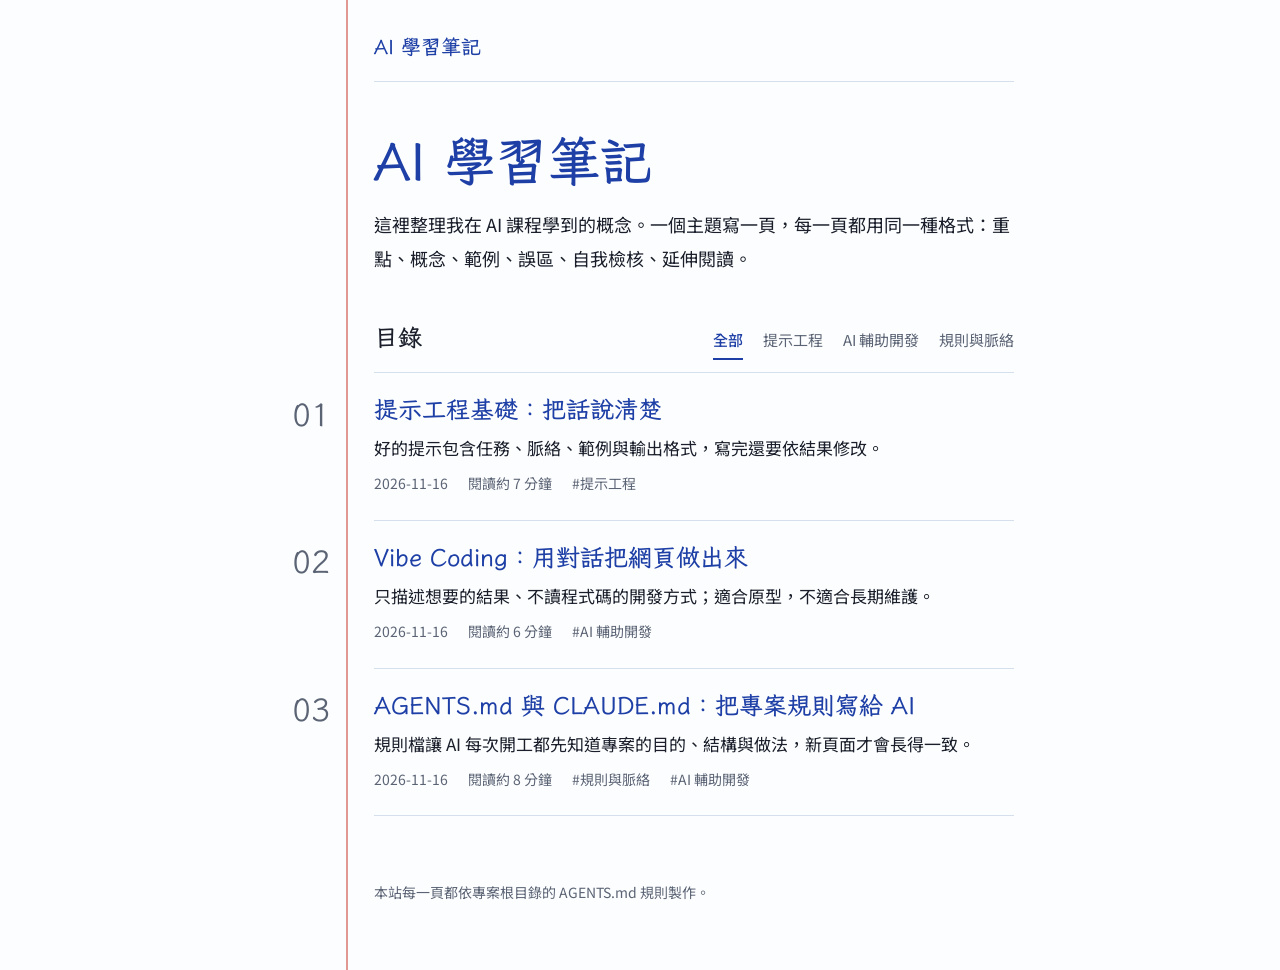
<file: index.html>
<!DOCTYPE html>
<html lang="zh-Hant-TW">
<head>
  <meta charset="utf-8">
  <meta name="viewport" content="width=device-width, initial-scale=1">
  <title>AI 學習筆記</title>
  <meta name="description" content="AI 課程的學習筆記，一個主題一頁，每頁都用同一種格式整理。">
  <link rel="preconnect" href="https://fonts.googleapis.com">
  <link rel="preconnect" href="https://fonts.gstatic.com" crossorigin>
  <link rel="stylesheet" href="https://fonts.googleapis.com/css2?family=LXGW+WenKai+TC:wght@400;700&amp;family=Noto+Sans+TC:wght@400;500;700&amp;display=swap">
  <link rel="stylesheet" href="assets/style.css">
</head>
<body data-page="home" data-root=".">
<div class="page">
  <header class="site-header">
    <a class="site-name" href="index.html">AI 學習筆記</a>
  </header>

  <main>
    <section class="intro">
      <h1>AI 學習筆記</h1>
      <p>這裡整理我在 AI 課程學到的概念。一個主題寫一頁，每一頁都用同一種格式：重點、概念、範例、誤區、自我檢核、延伸閱讀。</p>
    </section>

    <section aria-labelledby="catalog-title">
      <div class="catalog-head">
        <h2 id="catalog-title">目錄</h2>
        <!-- 標籤與目錄由 assets/site.js 依 data/notes.js 產生 -->
        <div id="tag-filter" class="tabs" role="group" aria-label="依標籤篩選"></div>
      </div>
      <ol id="note-list" class="note-list"></ol>
      <p id="note-empty" class="note-empty" hidden>這個標籤還沒有筆記。</p>
      <noscript><p class="note-empty">目錄需要開啟 JavaScript 才能顯示。</p></noscript>
    </section>
  </main>

  <footer class="site-footer">本站每一頁都依專案根目錄的 AGENTS.md 規則製作。</footer>
</div>
<script src="data/notes.js"></script>
<script src="assets/site.js"></script>
</body>
</html>
</file>
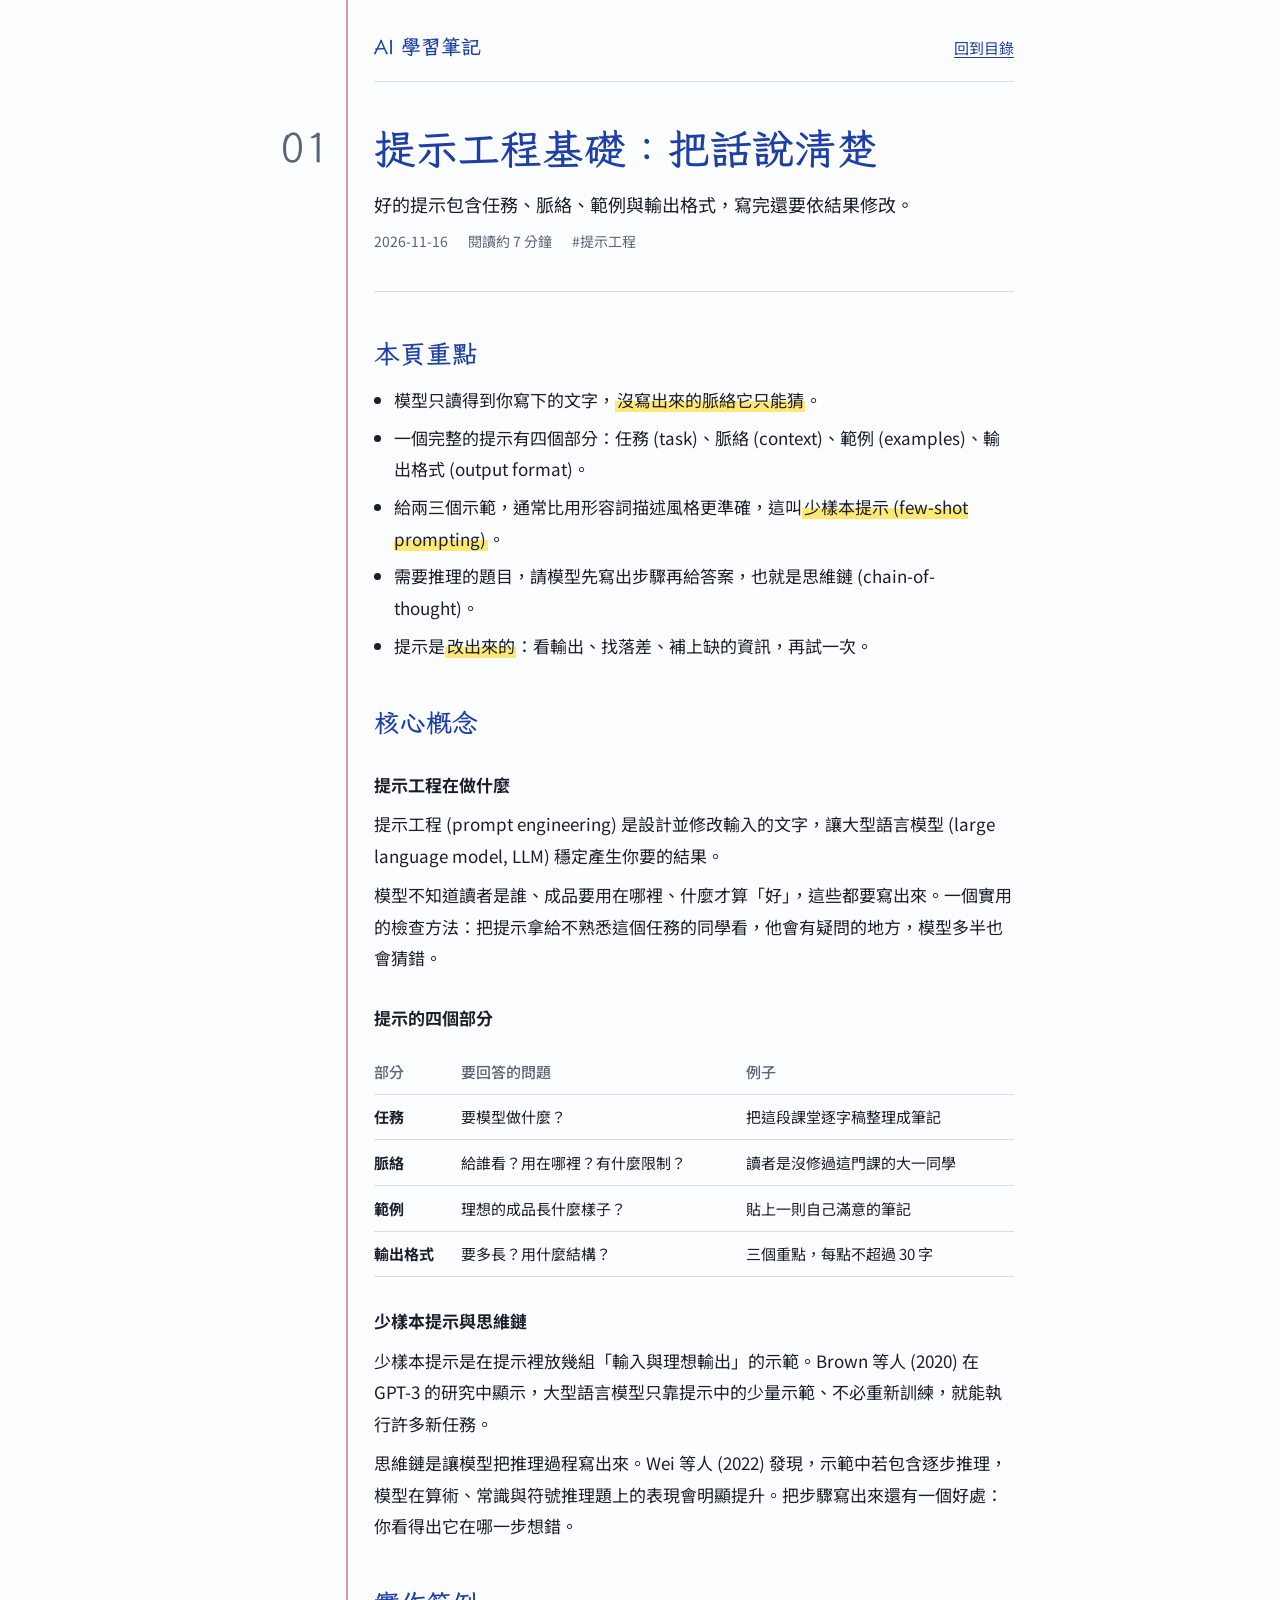
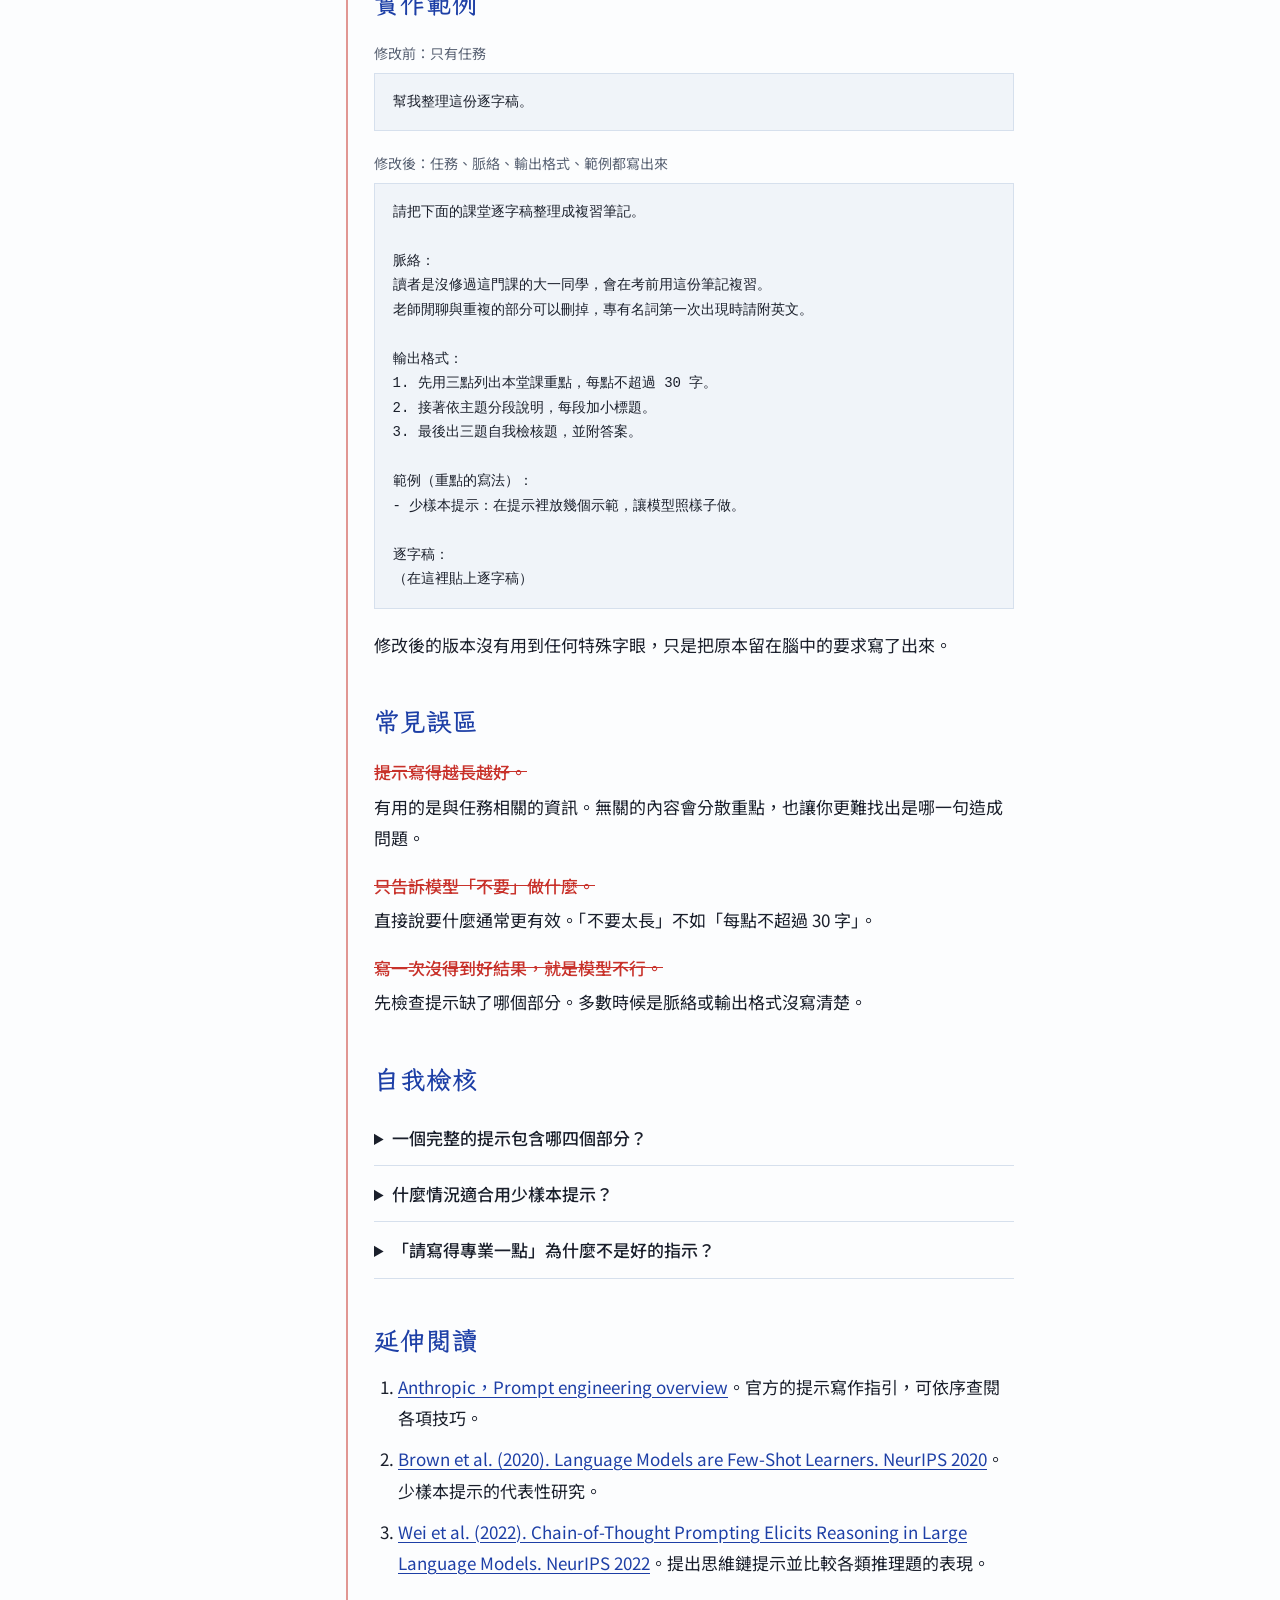
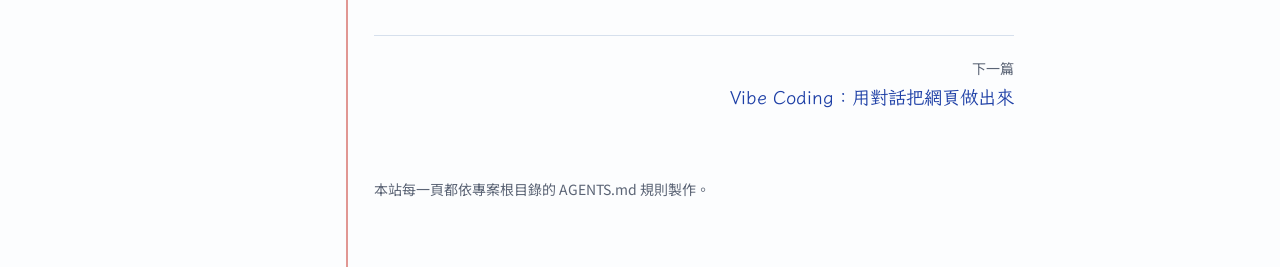
<file: notes/01-prompt-basics.html>
<!DOCTYPE html>
<html lang="zh-Hant-TW">
<head>
  <meta charset="utf-8">
  <meta name="viewport" content="width=device-width, initial-scale=1">
  <title>提示工程基礎：把話說清楚｜AI 學習筆記</title>
  <meta name="description" content="好的提示包含任務、脈絡、範例與輸出格式，寫完還要依結果修改。">
  <link rel="preconnect" href="https://fonts.googleapis.com">
  <link rel="preconnect" href="https://fonts.gstatic.com" crossorigin>
  <link rel="stylesheet" href="https://fonts.googleapis.com/css2?family=LXGW+WenKai+TC:wght@400;700&amp;family=Noto+Sans+TC:wght@400;500;700&amp;display=swap">
  <link rel="stylesheet" href="../assets/style.css">
</head>
<body data-page="note" data-root=".." data-note-id="01">
<div class="page">
  <header class="site-header">
    <a class="site-name" href="../index.html">AI 學習筆記</a>
    <a class="back" href="../index.html">回到目錄</a>
  </header>

  <main class="note">
    <header class="note-header">
      <h1>提示工程基礎：把話說清楚</h1>
      <p class="summary">好的提示包含任務、脈絡、範例與輸出格式，寫完還要依結果修改。</p>
      <div id="note-meta" class="note-meta"></div>
    </header>

    <section id="key-points">
      <h2>本頁重點</h2>
      <ul class="key-points">
        <li>模型只讀得到你寫下的文字，<mark>沒寫出來的脈絡它只能猜</mark>。</li>
        <li>一個完整的提示有四個部分：任務 (task)、脈絡 (context)、範例 (examples)、輸出格式 (output format)。</li>
        <li>給兩三個示範，通常比用形容詞描述風格更準確，這叫<mark>少樣本提示 (few-shot prompting)</mark>。</li>
        <li>需要推理的題目，請模型先寫出步驟再給答案，也就是思維鏈 (chain-of-thought)。</li>
        <li>提示是<mark>改出來的</mark>：看輸出、找落差、補上缺的資訊，再試一次。</li>
      </ul>
    </section>

    <section id="concepts">
      <h2>核心概念</h2>

      <h3>提示工程在做什麼</h3>
      <p>提示工程 (prompt engineering) 是設計並修改輸入的文字，讓大型語言模型 (large language model, LLM) 穩定產生你要的結果。</p>
      <p>模型不知道讀者是誰、成品要用在哪裡、什麼才算「好」，這些都要寫出來。一個實用的檢查方法：把提示拿給不熟悉這個任務的同學看，他會有疑問的地方，模型多半也會猜錯。</p>

      <h3>提示的四個部分</h3>
      <table class="compare">
        <thead>
          <tr><th>部分</th><th>要回答的問題</th><th>例子</th></tr>
        </thead>
        <tbody>
          <tr><th>任務</th><td>要模型做什麼？</td><td>把這段課堂逐字稿整理成筆記</td></tr>
          <tr><th>脈絡</th><td>給誰看？用在哪裡？有什麼限制？</td><td>讀者是沒修過這門課的大一同學</td></tr>
          <tr><th>範例</th><td>理想的成品長什麼樣子？</td><td>貼上一則自己滿意的筆記</td></tr>
          <tr><th>輸出格式</th><td>要多長？用什麼結構？</td><td>三個重點，每點不超過 30 字</td></tr>
        </tbody>
      </table>

      <h3>少樣本提示與思維鏈</h3>
      <p>少樣本提示是在提示裡放幾組「輸入與理想輸出」的示範。Brown 等人 (2020) 在 GPT-3 的研究中顯示，大型語言模型只靠提示中的少量示範、不必重新訓練，就能執行許多新任務。</p>
      <p>思維鏈是讓模型把推理過程寫出來。Wei 等人 (2022) 發現，示範中若包含逐步推理，模型在算術、常識與符號推理題上的表現會明顯提升。把步驟寫出來還有一個好處：你看得出它在哪一步想錯。</p>
    </section>

    <section id="example">
      <h2>實作範例</h2>
      <figure class="sample">
        <figcaption>修改前：只有任務</figcaption>
        <pre>幫我整理這份逐字稿。</pre>
      </figure>
      <figure class="sample">
        <figcaption>修改後：任務、脈絡、輸出格式、範例都寫出來</figcaption>
        <pre>請把下面的課堂逐字稿整理成複習筆記。

脈絡：
讀者是沒修過這門課的大一同學，會在考前用這份筆記複習。
老師閒聊與重複的部分可以刪掉，專有名詞第一次出現時請附英文。

輸出格式：
1. 先用三點列出本堂課重點，每點不超過 30 字。
2. 接著依主題分段說明，每段加小標題。
3. 最後出三題自我檢核題，並附答案。

範例（重點的寫法）：
- 少樣本提示：在提示裡放幾個示範，讓模型照樣子做。

逐字稿：
（在這裡貼上逐字稿）</pre>
      </figure>
      <p>修改後的版本沒有用到任何特殊字眼，只是把原本留在腦中的要求寫了出來。</p>
    </section>

    <section id="pitfalls">
      <h2>常見誤區</h2>
      <ul class="pitfalls">
        <li>
          <del>提示寫得越長越好。</del>
          <p>有用的是與任務相關的資訊。無關的內容會分散重點，也讓你更難找出是哪一句造成問題。</p>
        </li>
        <li>
          <del>只告訴模型「不要」做什麼。</del>
          <p>直接說要什麼通常更有效。「不要太長」不如「每點不超過 30 字」。</p>
        </li>
        <li>
          <del>寫一次沒得到好結果，就是模型不行。</del>
          <p>先檢查提示缺了哪個部分。多數時候是脈絡或輸出格式沒寫清楚。</p>
        </li>
      </ul>
    </section>

    <section id="self-check">
      <h2>自我檢核</h2>
      <details class="check">
        <summary>一個完整的提示包含哪四個部分？</summary>
        <p>任務、脈絡、範例、輸出格式。</p>
      </details>
      <details class="check">
        <summary>什麼情況適合用少樣本提示？</summary>
        <p>想要的格式或語氣很難用文字描述，但拿得出幾個示範的時候。</p>
      </details>
      <details class="check">
        <summary>「請寫得專業一點」為什麼不是好的指示？</summary>
        <p>「專業」沒有可以檢查的標準。應改成具體要求，例如讀者是誰、要引用來源、避免口語用詞。</p>
      </details>
    </section>

    <section id="further-reading">
      <h2>延伸閱讀</h2>
      <ol class="refs">
        <li><a href="https://docs.claude.com/en/docs/build-with-claude/prompt-engineering/overview">Anthropic，Prompt engineering overview</a>。官方的提示寫作指引，可依序查閱各項技巧。</li>
        <li><a href="https://arxiv.org/abs/2005.14165">Brown et al. (2020). Language Models are Few-Shot Learners. NeurIPS 2020</a>。少樣本提示的代表性研究。</li>
        <li><a href="https://arxiv.org/abs/2201.11903">Wei et al. (2022). Chain-of-Thought Prompting Elicits Reasoning in Large Language Models. NeurIPS 2022</a>。提出思維鏈提示並比較各類推理題的表現。</li>
      </ol>
    </section>

    <nav id="note-nav" class="note-nav" aria-label="上一篇與下一篇"></nav>
  </main>

  <footer class="site-footer">本站每一頁都依專案根目錄的 AGENTS.md 規則製作。</footer>
</div>
<script src="../data/notes.js"></script>
<script src="../assets/site.js"></script>
</body>
</html>
</file>
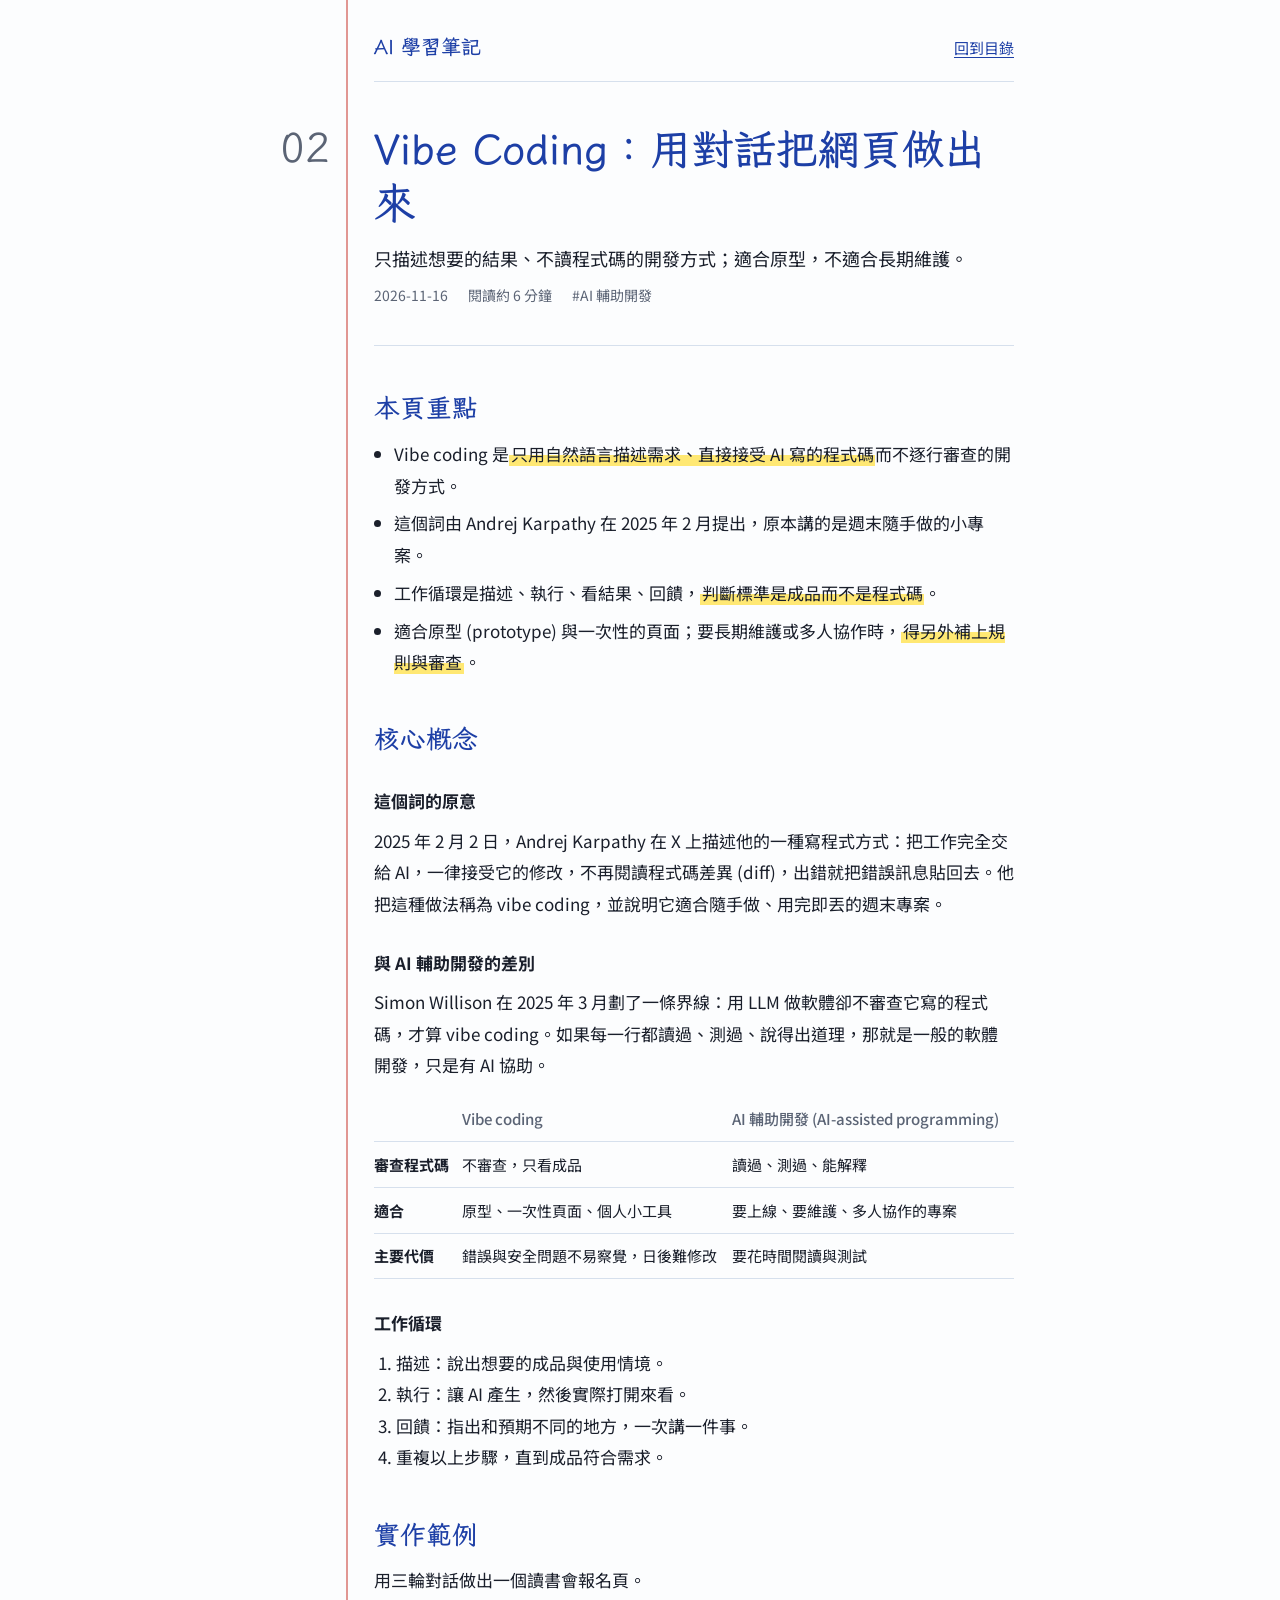
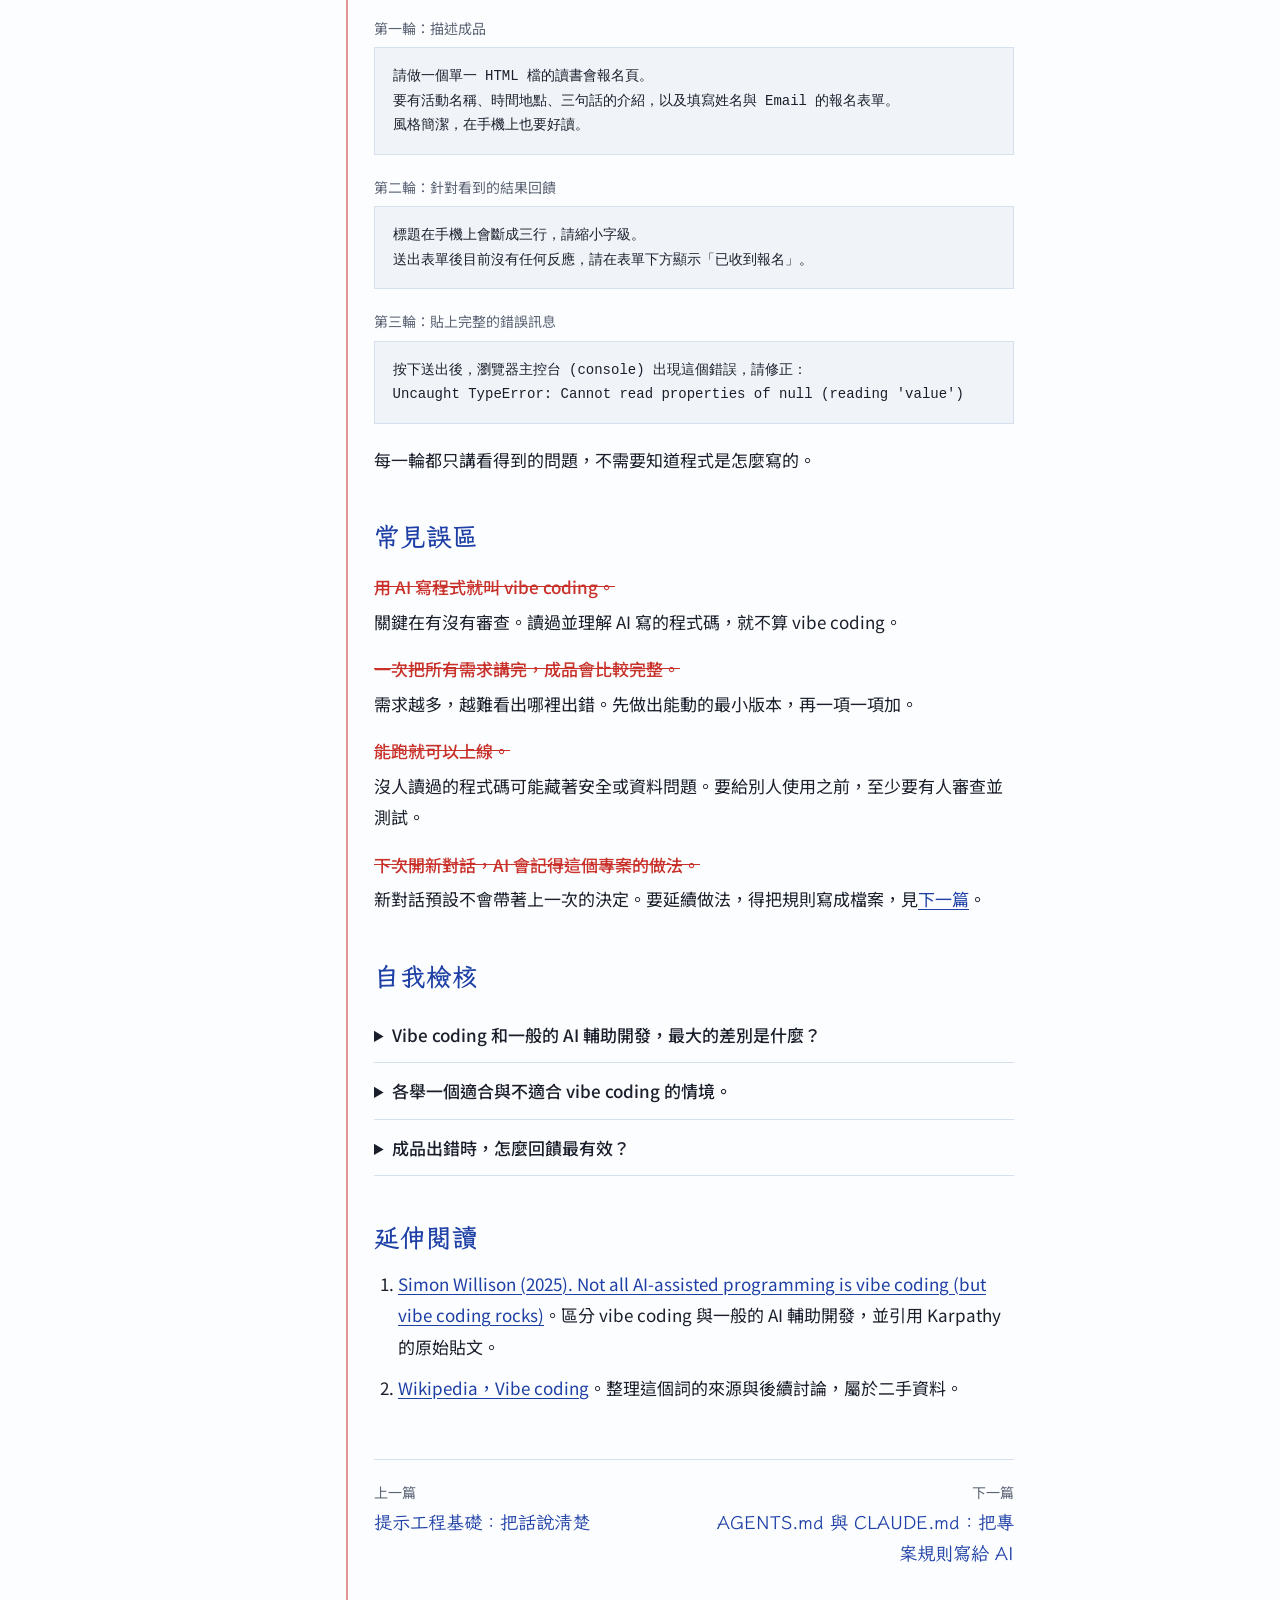
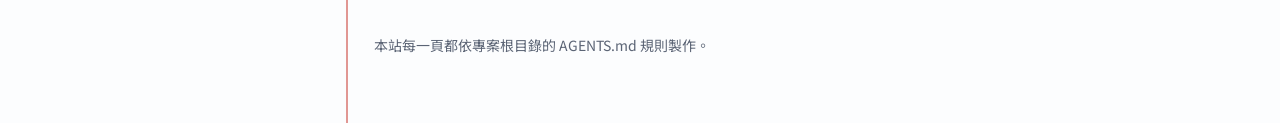
<file: notes/02-vibe-coding.html>
<!DOCTYPE html>
<html lang="zh-Hant-TW">
<head>
  <meta charset="utf-8">
  <meta name="viewport" content="width=device-width, initial-scale=1">
  <title>Vibe Coding：用對話把網頁做出來｜AI 學習筆記</title>
  <meta name="description" content="只描述想要的結果、不讀程式碼的開發方式；適合原型，不適合長期維護。">
  <link rel="preconnect" href="https://fonts.googleapis.com">
  <link rel="preconnect" href="https://fonts.gstatic.com" crossorigin>
  <link rel="stylesheet" href="https://fonts.googleapis.com/css2?family=LXGW+WenKai+TC:wght@400;700&amp;family=Noto+Sans+TC:wght@400;500;700&amp;display=swap">
  <link rel="stylesheet" href="../assets/style.css">
</head>
<body data-page="note" data-root=".." data-note-id="02">
<div class="page">
  <header class="site-header">
    <a class="site-name" href="../index.html">AI 學習筆記</a>
    <a class="back" href="../index.html">回到目錄</a>
  </header>

  <main class="note">
    <header class="note-header">
      <h1>Vibe Coding：用對話把網頁做出來</h1>
      <p class="summary">只描述想要的結果、不讀程式碼的開發方式；適合原型，不適合長期維護。</p>
      <div id="note-meta" class="note-meta"></div>
    </header>

    <section id="key-points">
      <h2>本頁重點</h2>
      <ul class="key-points">
        <li>Vibe coding 是<mark>只用自然語言描述需求、直接接受 AI 寫的程式碼</mark>而不逐行審查的開發方式。</li>
        <li>這個詞由 Andrej Karpathy 在 2025 年 2 月提出，原本講的是週末隨手做的小專案。</li>
        <li>工作循環是描述、執行、看結果、回饋，<mark>判斷標準是成品而不是程式碼</mark>。</li>
        <li>適合原型 (prototype) 與一次性的頁面；要長期維護或多人協作時，<mark>得另外補上規則與審查</mark>。</li>
      </ul>
    </section>

    <section id="concepts">
      <h2>核心概念</h2>

      <h3>這個詞的原意</h3>
      <p>2025 年 2 月 2 日，Andrej Karpathy 在 X 上描述他的一種寫程式方式：把工作完全交給 AI，一律接受它的修改，不再閱讀程式碼差異 (diff)，出錯就把錯誤訊息貼回去。他把這種做法稱為 vibe coding，並說明它適合隨手做、用完即丟的週末專案。</p>

      <h3>與 AI 輔助開發的差別</h3>
      <p>Simon Willison 在 2025 年 3 月劃了一條界線：用 LLM 做軟體卻不審查它寫的程式碼，才算 vibe coding。如果每一行都讀過、測過、說得出道理，那就是一般的軟體開發，只是有 AI 協助。</p>
      <table class="compare">
        <thead>
          <tr><th></th><th>Vibe coding</th><th>AI 輔助開發 (AI-assisted programming)</th></tr>
        </thead>
        <tbody>
          <tr><th>審查程式碼</th><td>不審查，只看成品</td><td>讀過、測過、能解釋</td></tr>
          <tr><th>適合</th><td>原型、一次性頁面、個人小工具</td><td>要上線、要維護、多人協作的專案</td></tr>
          <tr><th>主要代價</th><td>錯誤與安全問題不易察覺，日後難修改</td><td>要花時間閱讀與測試</td></tr>
        </tbody>
      </table>

      <h3>工作循環</h3>
      <ol class="steps">
        <li>描述：說出想要的成品與使用情境。</li>
        <li>執行：讓 AI 產生，然後實際打開來看。</li>
        <li>回饋：指出和預期不同的地方，一次講一件事。</li>
        <li>重複以上步驟，直到成品符合需求。</li>
      </ol>
    </section>

    <section id="example">
      <h2>實作範例</h2>
      <p>用三輪對話做出一個讀書會報名頁。</p>
      <figure class="sample">
        <figcaption>第一輪：描述成品</figcaption>
        <pre>請做一個單一 HTML 檔的讀書會報名頁。
要有活動名稱、時間地點、三句話的介紹，以及填寫姓名與 Email 的報名表單。
風格簡潔，在手機上也要好讀。</pre>
      </figure>
      <figure class="sample">
        <figcaption>第二輪：針對看到的結果回饋</figcaption>
        <pre>標題在手機上會斷成三行，請縮小字級。
送出表單後目前沒有任何反應，請在表單下方顯示「已收到報名」。</pre>
      </figure>
      <figure class="sample">
        <figcaption>第三輪：貼上完整的錯誤訊息</figcaption>
        <pre>按下送出後，瀏覽器主控台 (console) 出現這個錯誤，請修正：
Uncaught TypeError: Cannot read properties of null (reading 'value')</pre>
      </figure>
      <p>每一輪都只講看得到的問題，不需要知道程式是怎麼寫的。</p>
    </section>

    <section id="pitfalls">
      <h2>常見誤區</h2>
      <ul class="pitfalls">
        <li>
          <del>用 AI 寫程式就叫 vibe coding。</del>
          <p>關鍵在有沒有審查。讀過並理解 AI 寫的程式碼，就不算 vibe coding。</p>
        </li>
        <li>
          <del>一次把所有需求講完，成品會比較完整。</del>
          <p>需求越多，越難看出哪裡出錯。先做出能動的最小版本，再一項一項加。</p>
        </li>
        <li>
          <del>能跑就可以上線。</del>
          <p>沒人讀過的程式碼可能藏著安全或資料問題。要給別人使用之前，至少要有人審查並測試。</p>
        </li>
        <li>
          <del>下次開新對話，AI 會記得這個專案的做法。</del>
          <p>新對話預設不會帶著上一次的決定。要延續做法，得把規則寫成檔案，見<a href="03-agents-md.html">下一篇</a>。</p>
        </li>
      </ul>
    </section>

    <section id="self-check">
      <h2>自我檢核</h2>
      <details class="check">
        <summary>Vibe coding 和一般的 AI 輔助開發，最大的差別是什麼？</summary>
        <p>是否審查程式碼。Vibe coding 只看成品，不讀 AI 寫的程式碼。</p>
      </details>
      <details class="check">
        <summary>各舉一個適合與不適合 vibe coding 的情境。</summary>
        <p>適合：課堂展示用的單頁原型。不適合：會處理個人資料、需要長期維護的系統。</p>
      </details>
      <details class="check">
        <summary>成品出錯時，怎麼回饋最有效？</summary>
        <p>一次講一個看得到的問題，或直接貼上完整的錯誤訊息。</p>
      </details>
    </section>

    <section id="further-reading">
      <h2>延伸閱讀</h2>
      <ol class="refs">
        <li><a href="https://simonwillison.net/2025/Mar/19/vibe-coding/">Simon Willison (2025). Not all AI-assisted programming is vibe coding (but vibe coding rocks)</a>。區分 vibe coding 與一般的 AI 輔助開發，並引用 Karpathy 的原始貼文。</li>
        <li><a href="https://en.wikipedia.org/wiki/Vibe_coding">Wikipedia，Vibe coding</a>。整理這個詞的來源與後續討論，屬於二手資料。</li>
      </ol>
    </section>

    <nav id="note-nav" class="note-nav" aria-label="上一篇與下一篇"></nav>
  </main>

  <footer class="site-footer">本站每一頁都依專案根目錄的 AGENTS.md 規則製作。</footer>
</div>
<script src="../data/notes.js"></script>
<script src="../assets/site.js"></script>
</body>
</html>
</file>
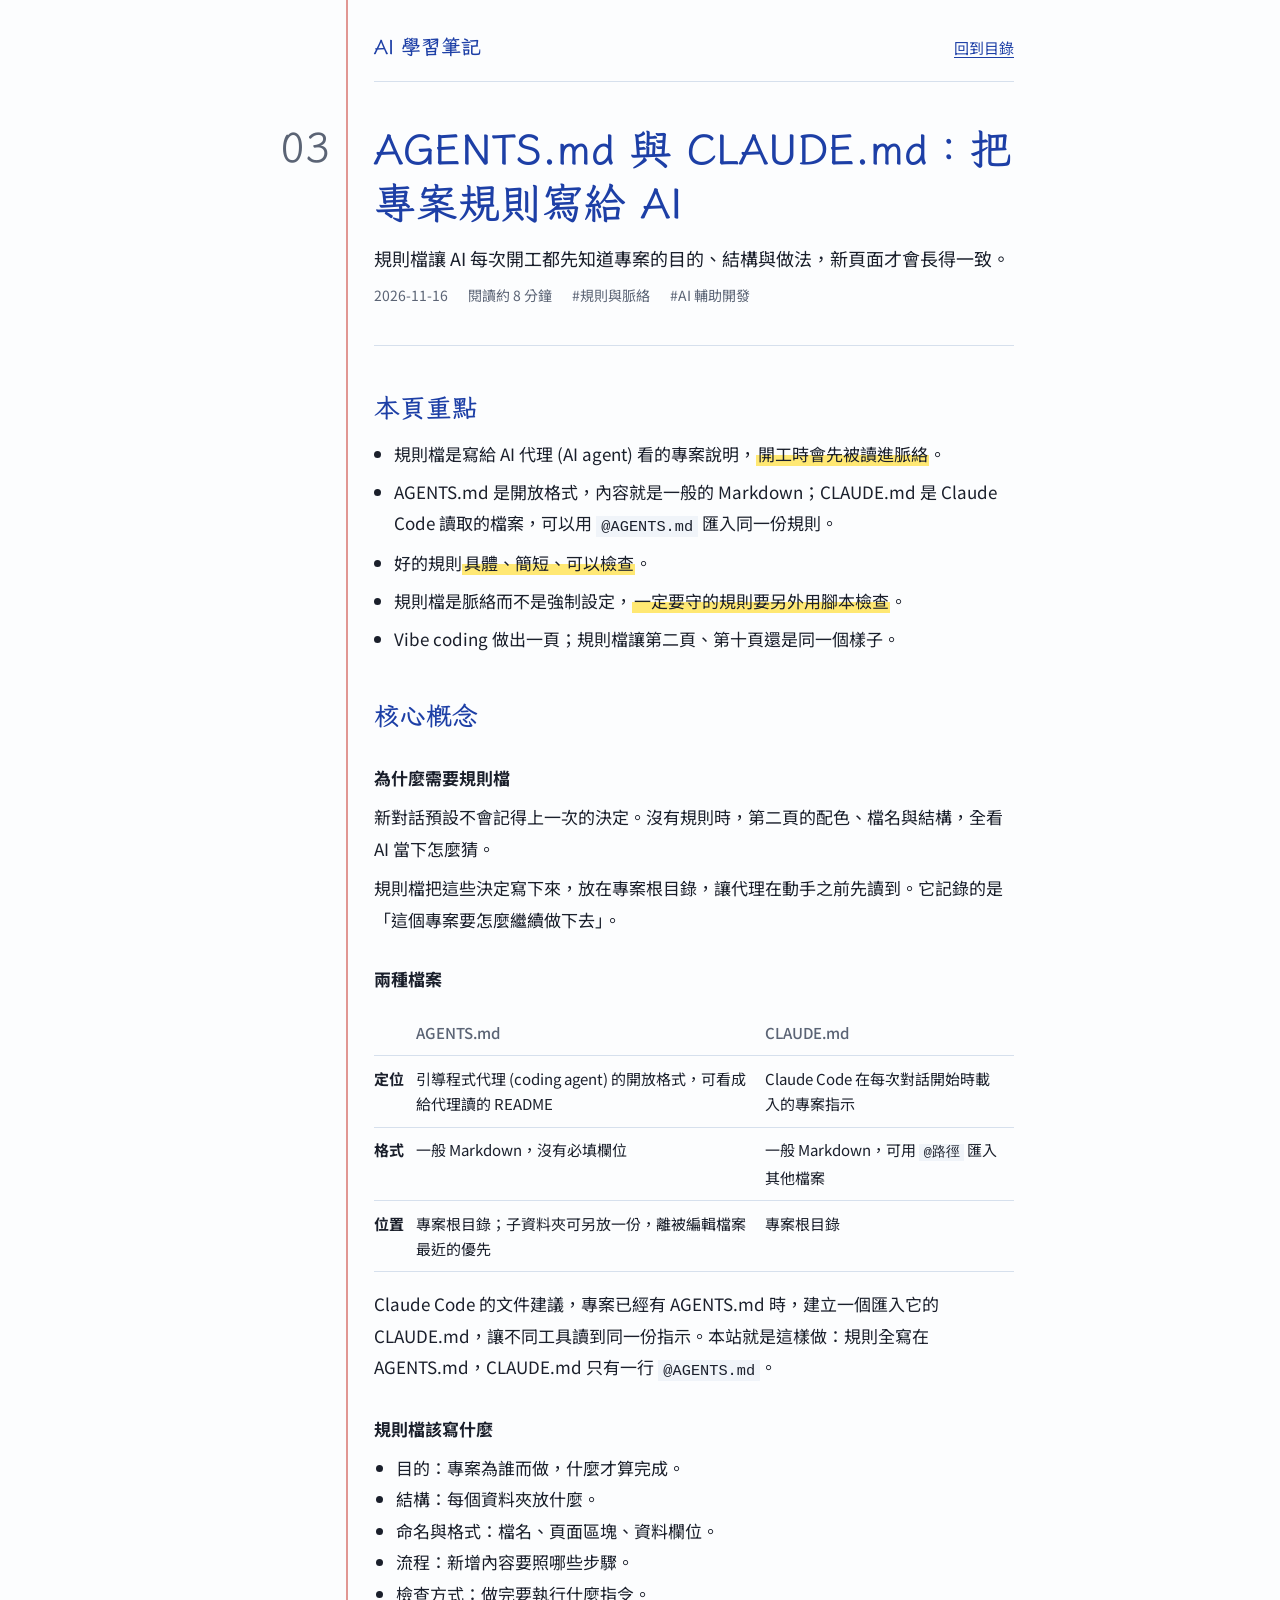
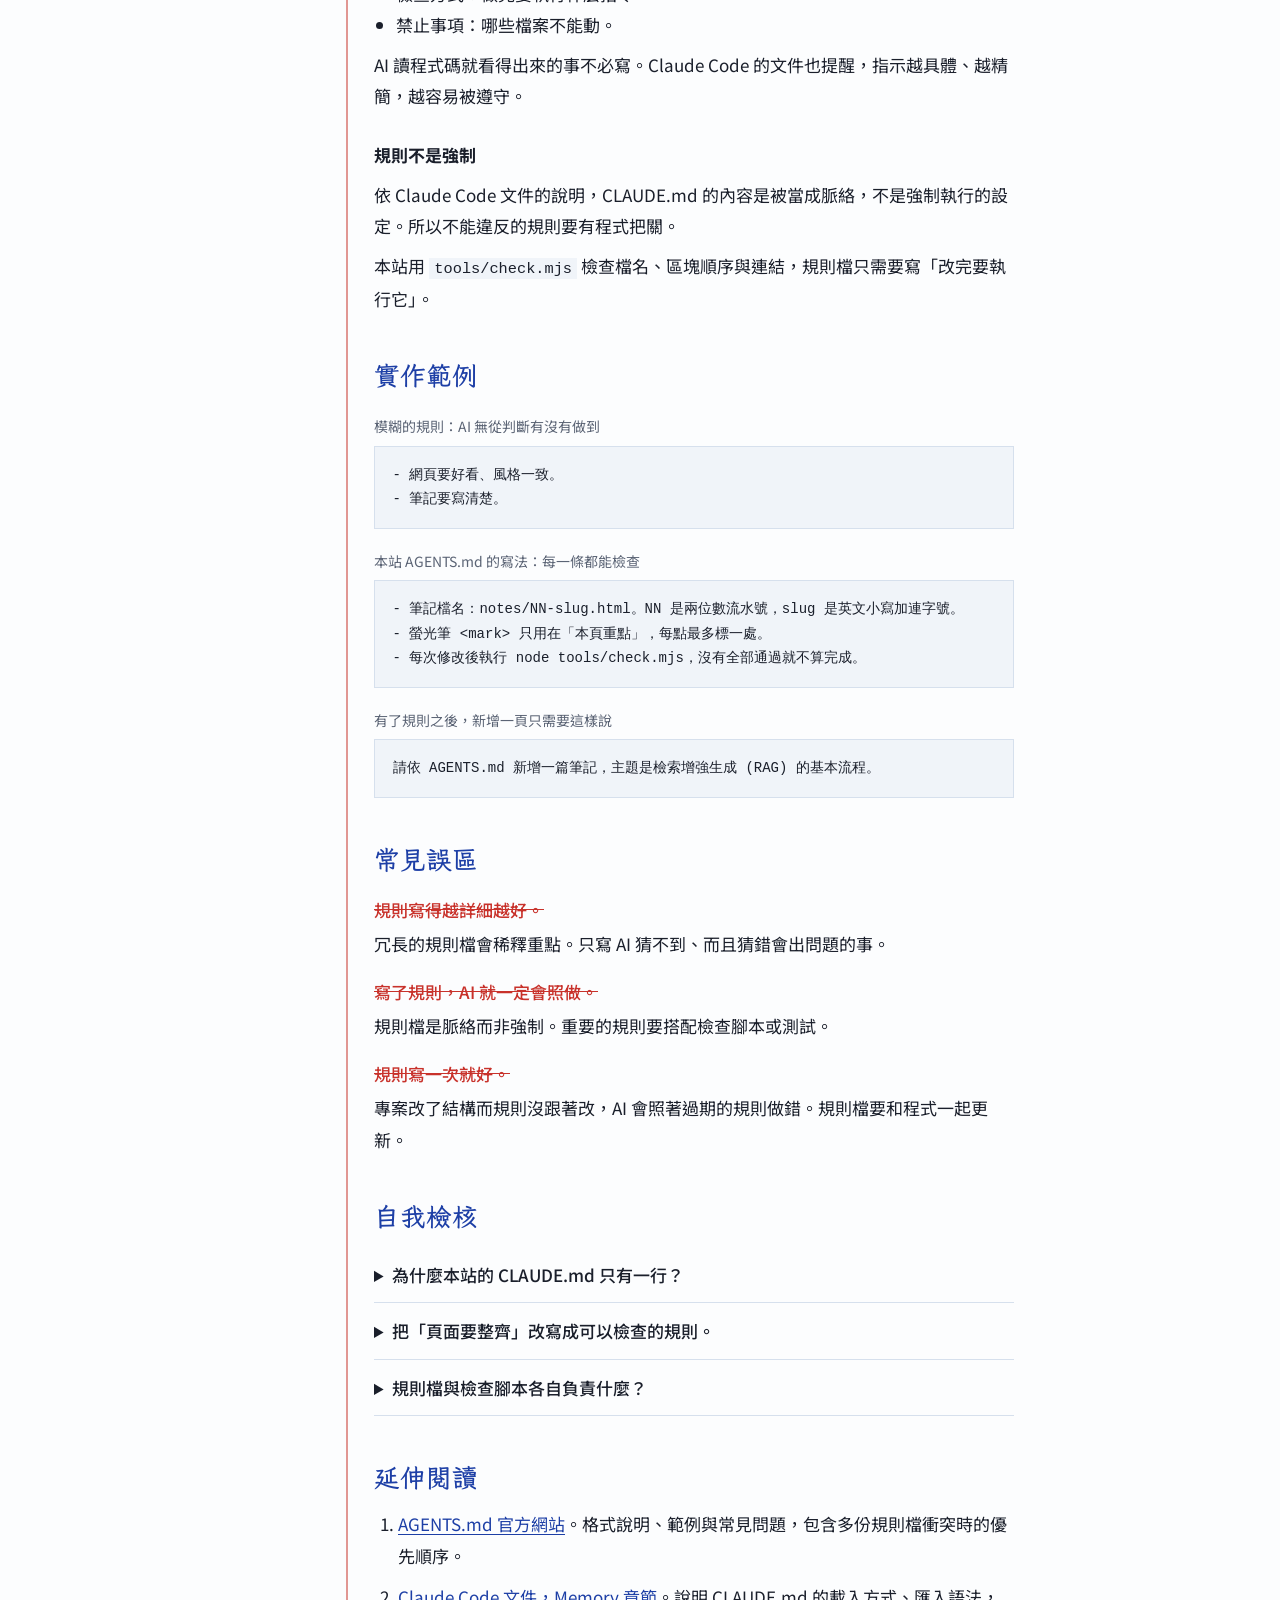
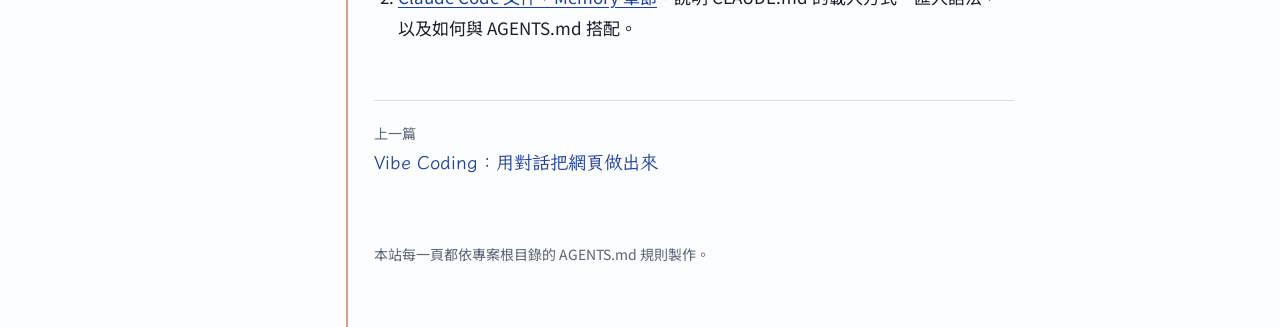
<file: notes/03-agents-md.html>
<!DOCTYPE html>
<html lang="zh-Hant-TW">
<head>
  <meta charset="utf-8">
  <meta name="viewport" content="width=device-width, initial-scale=1">
  <title>AGENTS.md 與 CLAUDE.md：把專案規則寫給 AI｜AI 學習筆記</title>
  <meta name="description" content="規則檔讓 AI 每次開工都先知道專案的目的、結構與做法，新頁面才會長得一致。">
  <link rel="preconnect" href="https://fonts.googleapis.com">
  <link rel="preconnect" href="https://fonts.gstatic.com" crossorigin>
  <link rel="stylesheet" href="https://fonts.googleapis.com/css2?family=LXGW+WenKai+TC:wght@400;700&amp;family=Noto+Sans+TC:wght@400;500;700&amp;display=swap">
  <link rel="stylesheet" href="../assets/style.css">
</head>
<body data-page="note" data-root=".." data-note-id="03">
<div class="page">
  <header class="site-header">
    <a class="site-name" href="../index.html">AI 學習筆記</a>
    <a class="back" href="../index.html">回到目錄</a>
  </header>

  <main class="note">
    <header class="note-header">
      <h1>AGENTS.md 與 CLAUDE.md：把專案規則寫給 AI</h1>
      <p class="summary">規則檔讓 AI 每次開工都先知道專案的目的、結構與做法，新頁面才會長得一致。</p>
      <div id="note-meta" class="note-meta"></div>
    </header>

    <section id="key-points">
      <h2>本頁重點</h2>
      <ul class="key-points">
        <li>規則檔是寫給 AI 代理 (AI agent) 看的專案說明，<mark>開工時會先被讀進脈絡</mark>。</li>
        <li>AGENTS.md 是開放格式，內容就是一般的 Markdown；CLAUDE.md 是 Claude Code 讀取的檔案，可以用 <code>@AGENTS.md</code> 匯入同一份規則。</li>
        <li>好的規則<mark>具體、簡短、可以檢查</mark>。</li>
        <li>規則檔是脈絡而不是強制設定，<mark>一定要守的規則要另外用腳本檢查</mark>。</li>
        <li>Vibe coding 做出一頁；規則檔讓第二頁、第十頁還是同一個樣子。</li>
      </ul>
    </section>

    <section id="concepts">
      <h2>核心概念</h2>

      <h3>為什麼需要規則檔</h3>
      <p>新對話預設不會記得上一次的決定。沒有規則時，第二頁的配色、檔名與結構，全看 AI 當下怎麼猜。</p>
      <p>規則檔把這些決定寫下來，放在專案根目錄，讓代理在動手之前先讀到。它記錄的是「這個專案要怎麼繼續做下去」。</p>

      <h3>兩種檔案</h3>
      <table class="compare">
        <thead>
          <tr><th></th><th>AGENTS.md</th><th>CLAUDE.md</th></tr>
        </thead>
        <tbody>
          <tr><th>定位</th><td>引導程式代理 (coding agent) 的開放格式，可看成給代理讀的 README</td><td>Claude Code 在每次對話開始時載入的專案指示</td></tr>
          <tr><th>格式</th><td>一般 Markdown，沒有必填欄位</td><td>一般 Markdown，可用 <code>@路徑</code> 匯入其他檔案</td></tr>
          <tr><th>位置</th><td>專案根目錄；子資料夾可另放一份，離被編輯檔案最近的優先</td><td>專案根目錄</td></tr>
        </tbody>
      </table>
      <p>Claude Code 的文件建議，專案已經有 AGENTS.md 時，建立一個匯入它的 CLAUDE.md，讓不同工具讀到同一份指示。本站就是這樣做：規則全寫在 AGENTS.md，CLAUDE.md 只有一行 <code>@AGENTS.md</code>。</p>

      <h3>規則檔該寫什麼</h3>
      <ul class="list">
        <li>目的：專案為誰而做，什麼才算完成。</li>
        <li>結構：每個資料夾放什麼。</li>
        <li>命名與格式：檔名、頁面區塊、資料欄位。</li>
        <li>流程：新增內容要照哪些步驟。</li>
        <li>檢查方式：做完要執行什麼指令。</li>
        <li>禁止事項：哪些檔案不能動。</li>
      </ul>
      <p>AI 讀程式碼就看得出來的事不必寫。Claude Code 的文件也提醒，指示越具體、越精簡，越容易被遵守。</p>

      <h3>規則不是強制</h3>
      <p>依 Claude Code 文件的說明，CLAUDE.md 的內容是被當成脈絡，不是強制執行的設定。所以不能違反的規則要有程式把關。</p>
      <p>本站用 <code>tools/check.mjs</code> 檢查檔名、區塊順序與連結，規則檔只需要寫「改完要執行它」。</p>
    </section>

    <section id="example">
      <h2>實作範例</h2>
      <figure class="sample">
        <figcaption>模糊的規則：AI 無從判斷有沒有做到</figcaption>
        <pre>- 網頁要好看、風格一致。
- 筆記要寫清楚。</pre>
      </figure>
      <figure class="sample">
        <figcaption>本站 AGENTS.md 的寫法：每一條都能檢查</figcaption>
        <pre>- 筆記檔名：notes/NN-slug.html。NN 是兩位數流水號，slug 是英文小寫加連字號。
- 螢光筆 &lt;mark&gt; 只用在「本頁重點」，每點最多標一處。
- 每次修改後執行 node tools/check.mjs，沒有全部通過就不算完成。</pre>
      </figure>
      <figure class="sample">
        <figcaption>有了規則之後，新增一頁只需要這樣說</figcaption>
        <pre>請依 AGENTS.md 新增一篇筆記，主題是檢索增強生成 (RAG) 的基本流程。</pre>
      </figure>
    </section>

    <section id="pitfalls">
      <h2>常見誤區</h2>
      <ul class="pitfalls">
        <li>
          <del>規則寫得越詳細越好。</del>
          <p>冗長的規則檔會稀釋重點。只寫 AI 猜不到、而且猜錯會出問題的事。</p>
        </li>
        <li>
          <del>寫了規則，AI 就一定會照做。</del>
          <p>規則檔是脈絡而非強制。重要的規則要搭配檢查腳本或測試。</p>
        </li>
        <li>
          <del>規則寫一次就好。</del>
          <p>專案改了結構而規則沒跟著改，AI 會照著過期的規則做錯。規則檔要和程式一起更新。</p>
        </li>
      </ul>
    </section>

    <section id="self-check">
      <h2>自我檢核</h2>
      <details class="check">
        <summary>為什麼本站的 CLAUDE.md 只有一行？</summary>
        <p>它用 @AGENTS.md 匯入規則。內容只維護一份，就不會出現兩個檔案不同步的情況。</p>
      </details>
      <details class="check">
        <summary>把「頁面要整齊」改寫成可以檢查的規則。</summary>
        <p>例如：每篇筆記固定六個區塊，順序與 id 不可更動。</p>
      </details>
      <details class="check">
        <summary>規則檔與檢查腳本各自負責什麼？</summary>
        <p>規則檔告訴 AI 該怎麼做；檢查腳本確認做出來的結果符合規則。</p>
      </details>
    </section>

    <section id="further-reading">
      <h2>延伸閱讀</h2>
      <ol class="refs">
        <li><a href="https://agents.md/">AGENTS.md 官方網站</a>。格式說明、範例與常見問題，包含多份規則檔衝突時的優先順序。</li>
        <li><a href="https://code.claude.com/docs/en/memory">Claude Code 文件，Memory 章節</a>。說明 CLAUDE.md 的載入方式、匯入語法，以及如何與 AGENTS.md 搭配。</li>
      </ol>
    </section>

    <nav id="note-nav" class="note-nav" aria-label="上一篇與下一篇"></nav>
  </main>

  <footer class="site-footer">本站每一頁都依專案根目錄的 AGENTS.md 規則製作。</footer>
</div>
<script src="../data/notes.js"></script>
<script src="../assets/site.js"></script>
</body>
</html>
</file>
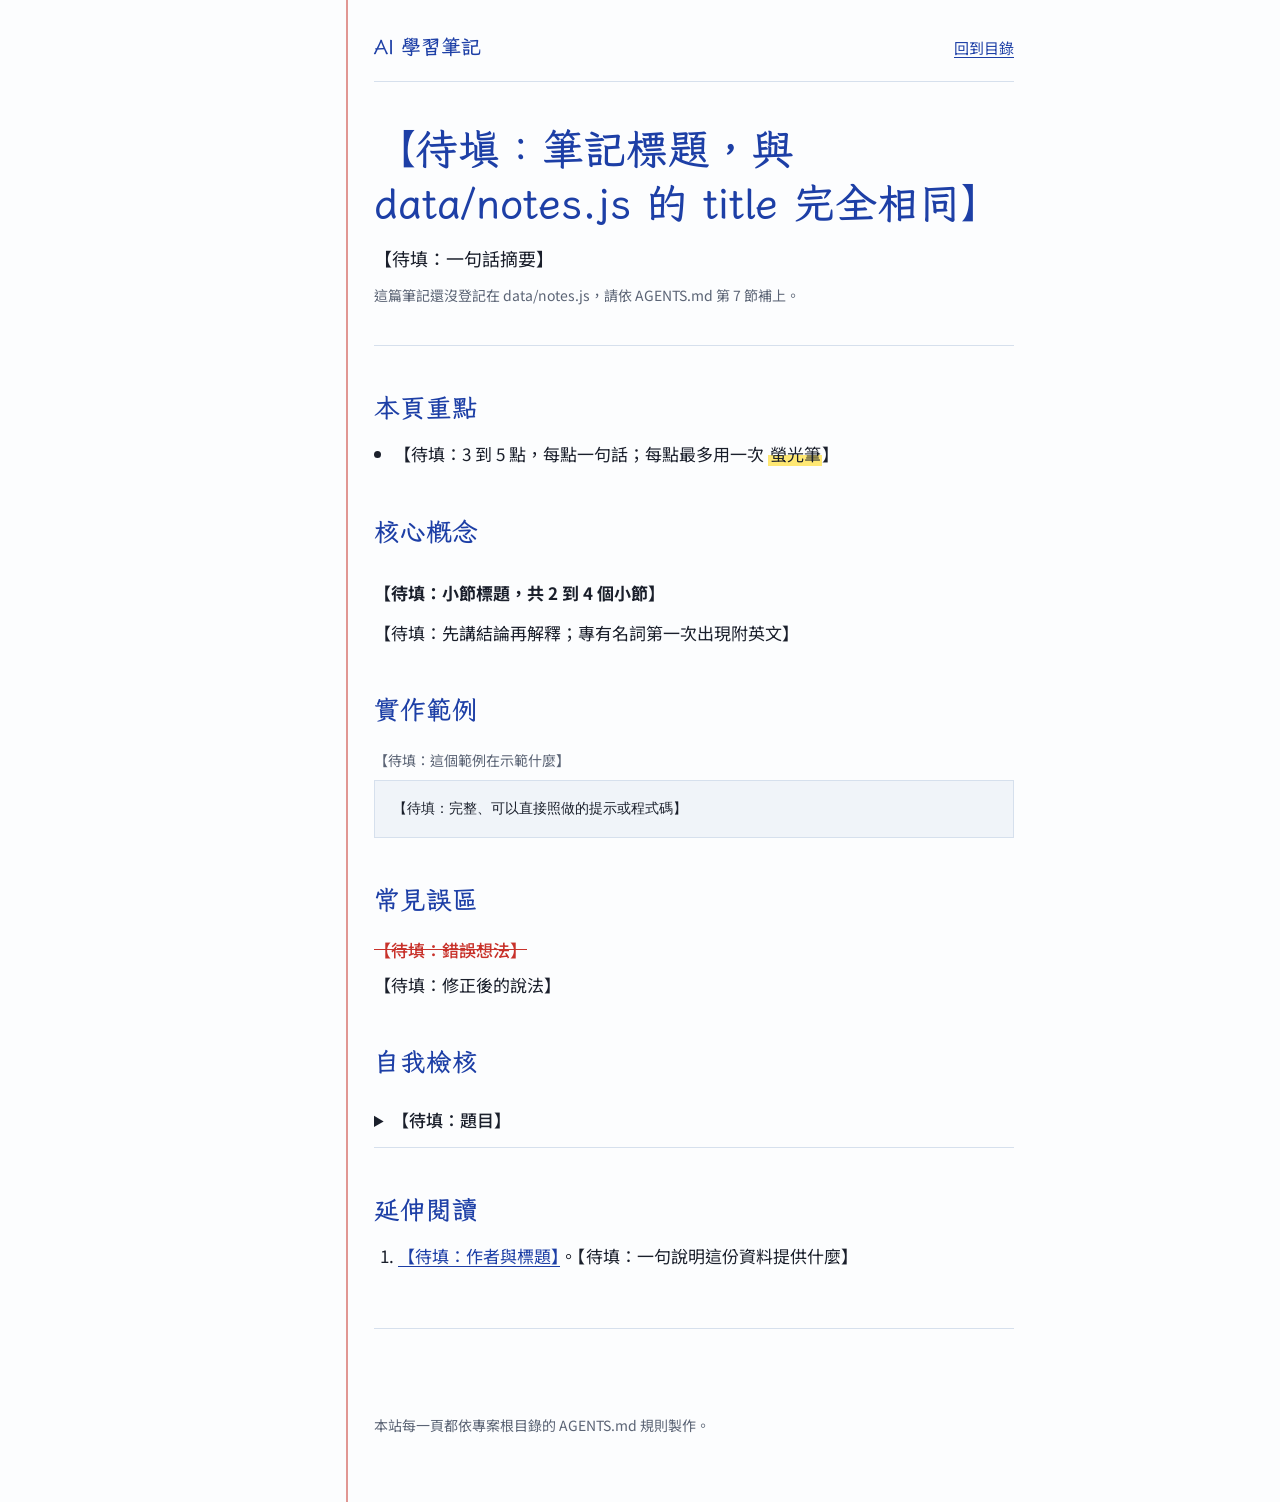
<file: templates/note-template.html>
<!DOCTYPE html>
<html lang="zh-Hant-TW">
<head>
  <meta charset="utf-8">
  <meta name="viewport" content="width=device-width, initial-scale=1">
  <!-- 複製本檔為 notes/NN-slug.html 後，把所有「【待填…】」換成內容。規則見 AGENTS.md 第 5 到 8 節。 -->
  <title>【待填：筆記標題】｜AI 學習筆記</title>
  <meta name="description" content="【待填：一句話摘要，與 data/notes.js 的 summary 相同】">
  <link rel="preconnect" href="https://fonts.googleapis.com">
  <link rel="preconnect" href="https://fonts.gstatic.com" crossorigin>
  <link rel="stylesheet" href="https://fonts.googleapis.com/css2?family=LXGW+WenKai+TC:wght@400;700&amp;family=Noto+Sans+TC:wght@400;500;700&amp;display=swap">
  <link rel="stylesheet" href="../assets/style.css">
</head>
<body data-page="note" data-root=".." data-note-id="【待填：NN】">
<div class="page">
  <header class="site-header">
    <a class="site-name" href="../index.html">AI 學習筆記</a>
    <a class="back" href="../index.html">回到目錄</a>
  </header>

  <main class="note">
    <header class="note-header">
      <h1>【待填：筆記標題，與 data/notes.js 的 title 完全相同】</h1>
      <p class="summary">【待填：一句話摘要】</p>
      <!-- 編號、日期、閱讀時間、標籤由 assets/site.js 產生，不要手寫 -->
      <div id="note-meta" class="note-meta"></div>
    </header>

    <section id="key-points">
      <h2>本頁重點</h2>
      <ul class="key-points">
        <li>【待填：3 到 5 點，每點一句話；每點最多用一次 <mark>螢光筆</mark>】</li>
      </ul>
    </section>

    <section id="concepts">
      <h2>核心概念</h2>
      <h3>【待填：小節標題，共 2 到 4 個小節】</h3>
      <p>【待填：先講結論再解釋；專有名詞第一次出現附英文】</p>
      <!-- 需要比較時用 table.compare；需要步驟時用 ol.steps -->
    </section>

    <section id="example">
      <h2>實作範例</h2>
      <figure class="sample">
        <figcaption>【待填：這個範例在示範什麼】</figcaption>
        <pre>【待填：完整、可以直接照做的提示或程式碼】</pre>
      </figure>
    </section>

    <section id="pitfalls">
      <h2>常見誤區</h2>
      <ul class="pitfalls">
        <li>
          <del>【待填：錯誤想法】</del>
          <p>【待填：修正後的說法】</p>
        </li>
      </ul>
    </section>

    <section id="self-check">
      <h2>自我檢核</h2>
      <!-- 固定 3 題 -->
      <details class="check">
        <summary>【待填：題目】</summary>
        <p>【待填：答案】</p>
      </details>
    </section>

    <section id="further-reading">
      <h2>延伸閱讀</h2>
      <ol class="refs">
        <li><a href="【待填：網址】">【待填：作者與標題】</a>。【待填：一句說明這份資料提供什麼】</li>
      </ol>
    </section>

    <!-- 上下篇導覽由 assets/site.js 產生 -->
    <nav id="note-nav" class="note-nav" aria-label="上一篇與下一篇"></nav>
  </main>

  <footer class="site-footer">本站每一頁都依專案根目錄的 AGENTS.md 規則製作。</footer>
</div>
<script src="../data/notes.js"></script>
<script src="../assets/site.js"></script>
</body>
</html>
</file>
<file: assets/style.css>
/*
 * AI 學習筆記：全站樣式
 * 視覺概念是學生的筆記本：白紙、左側紅色邊線、藍筆標題、紅筆改錯、螢光筆畫重點。
 * 顏色與字型只能使用 :root 的變數（見 AGENTS.md 第 4 節）。
 */

:root {
  /* 紙與筆 */
  --paper: #fcfdfe;
  --paper-shade: #f0f4f9; /* 範例區塊的底色 */
  --rule: #d6e0ed; /* 橫線 */
  --ink: #1a1f2b; /* 內文 */
  --pencil: #5b6475; /* 次要資訊 */
  --pen-blue: #1d3fa6; /* 標題、連結 */
  --pen-red: #c8322b; /* 邊線、常見誤區 */
  --highlighter: #ffe873; /* 本頁重點 */

  /* 字型 */
  --font-hand: "LXGW WenKai TC", "Kaiti TC", "BiauKai", "DFKai-SB", "KaiTi", serif;
  --font-body: "Noto Sans TC", "PingFang TC", "Microsoft JhengHei", system-ui, sans-serif;
  --font-mono: ui-monospace, "SFMono-Regular", Consolas, "Noto Sans Mono CJK TC", monospace;

  /* 版面 */
  --margin: 6.5rem; /* 紅線左側的頁邊欄，放編號 */
  --gutter: 1.75rem; /* 紅線到內文的距離 */
  --measure: 40rem; /* 內文最大寬度，約 37 個中文字 */
}

*,
*::before,
*::after {
  box-sizing: border-box;
}

body {
  margin: 0;
  background: var(--paper);
  color: var(--ink);
  font-family: var(--font-body);
  font-size: 1.0625rem;
  line-height: 1.85;
}

a {
  color: var(--pen-blue);
  text-underline-offset: 0.2em;
}

:focus-visible {
  outline: 2px solid var(--pen-blue);
  outline-offset: 3px;
}

code,
pre {
  font-family: var(--font-mono);
}

code {
  padding: 0.1em 0.35em;
  background: var(--paper-shade);
  font-size: 0.9em;
}

/* ---------- 頁面骨架：紅色邊線貫穿整頁 ---------- */

.page {
  position: relative;
  max-width: calc(var(--margin) + var(--gutter) + var(--measure) + 1.5rem);
  min-height: 100vh;
  margin: 0 auto;
  padding: 0 1.5rem 4rem calc(var(--margin) + var(--gutter));
}

.page::before {
  content: "";
  position: absolute;
  top: 0;
  bottom: 0;
  left: var(--margin);
  width: 2px;
  background: var(--pen-red);
  opacity: 0.5;
}

.site-header {
  display: flex;
  justify-content: space-between;
  align-items: baseline;
  gap: 1rem;
  padding: 1.75rem 0 1rem;
  border-bottom: 1px solid var(--rule);
}

.site-name {
  font-family: var(--font-hand);
  font-size: 1.25rem;
  font-weight: 700;
  text-decoration: none;
}

.site-header .back {
  font-size: 0.9375rem;
}

.site-footer {
  margin-top: 4rem;
  color: var(--pencil);
  font-size: 0.875rem;
}

/* 頁邊欄的編號：首頁每列與筆記頁標題共用 */
.note-num {
  position: absolute;
  left: calc(-1 * (var(--margin) + var(--gutter)));
  width: calc(var(--margin) - 1rem);
  color: var(--pencil);
  font-family: var(--font-hand);
  line-height: 1;
  text-align: right;
}

.meta {
  display: flex;
  flex-wrap: wrap;
  gap: 0.25rem 1.25rem;
  margin: 0.5rem 0 0;
  color: var(--pencil);
  font-size: 0.875rem;
}

.tag::before {
  content: "#";
}

/* ---------- 首頁 ---------- */

.intro {
  padding: 3rem 0 2.5rem;
}

.intro h1 {
  margin: 0 0 1rem;
  color: var(--pen-blue);
  font-family: var(--font-hand);
  font-size: clamp(2.25rem, 6vw, 3.25rem);
  line-height: 1.2;
}

.intro p {
  margin: 0;
  font-size: 1.125rem;
}

.catalog-head {
  display: flex;
  flex-wrap: wrap;
  justify-content: space-between;
  align-items: baseline;
  gap: 0.5rem 1.5rem;
  padding-bottom: 0.75rem;
  border-bottom: 1px solid var(--rule);
}

.catalog-head h2 {
  margin: 0;
  font-family: var(--font-hand);
  font-size: 1.5rem;
}

.tabs {
  display: flex;
  flex-wrap: wrap;
  gap: 0.25rem 1.25rem;
}

.tab {
  padding: 0.25rem 0;
  border: 0;
  border-bottom: 2px solid transparent;
  background: none;
  color: var(--pencil);
  font: inherit;
  font-size: 0.9375rem;
  cursor: pointer;
}

.tab:hover {
  color: var(--pen-blue);
}

.tab[aria-pressed="true"] {
  border-bottom-color: var(--pen-blue);
  color: var(--pen-blue);
  font-weight: 500;
}

.note-list {
  margin: 0;
  padding: 0;
  list-style: none;
}

.note-row {
  position: relative;
  padding: 1.25rem 0 1.4rem;
  border-bottom: 1px solid var(--rule);
}

.note-row .note-num {
  top: 1.55rem;
  font-size: 2rem;
}

.note-row h3 {
  margin: 0;
  font-family: var(--font-hand);
  font-size: 1.5rem;
  line-height: 1.4;
}

.note-row h3 a {
  text-decoration: none;
}

.note-row h3 a:hover {
  text-decoration: underline;
}

.note-summary {
  margin: 0.35rem 0 0;
}

.note-empty {
  padding: 1.25rem 0;
  color: var(--pencil);
}

/* ---------- 筆記頁 ---------- */

.note-header {
  position: relative;
  padding: 2.5rem 0 1.75rem;
  border-bottom: 1px solid var(--rule);
}

.note-header h1 {
  margin: 0 0 0.75rem;
  color: var(--pen-blue);
  font-family: var(--font-hand);
  font-size: clamp(1.9rem, 5vw, 2.6rem);
  line-height: 1.3;
}

.note-header .summary {
  margin: 0;
  font-size: 1.125rem;
}

.note-header .note-num {
  top: 2.75rem;
  font-size: 2.6rem;
}

.note section > h2 {
  margin: 2.75rem 0 0.75rem;
  color: var(--pen-blue);
  font-family: var(--font-hand);
  font-size: 1.6rem;
  line-height: 1.4;
}

.note h3 {
  margin: 1.75rem 0 0.25rem;
  font-size: 1.0625rem;
  font-weight: 700;
}

.note p {
  margin: 0.5rem 0;
}

/* 本頁重點：螢光筆 */
.key-points {
  margin: 0;
  padding-left: 1.25rem;
}

.key-points li {
  margin: 0.4rem 0;
}

mark {
  padding: 0 0.1em;
  background: linear-gradient(transparent 55%, var(--highlighter) 55%);
  color: inherit;
}

/* 核心概念：比較表 */
.compare {
  width: 100%;
  margin: 1rem 0;
  border-collapse: collapse;
  font-size: 0.9375rem;
  line-height: 1.7;
}

.compare th,
.compare td {
  padding: 0.6rem 0.75rem 0.6rem 0;
  border-bottom: 1px solid var(--rule);
  text-align: left;
  vertical-align: top;
}

.compare thead th {
  color: var(--pencil);
  font-weight: 500;
}

.compare tbody th {
  font-weight: 700;
  white-space: nowrap;
}

/* 核心概念：步驟 (ol.steps) 與條列 (ul.list) */
.steps,
.list {
  margin: 0.5rem 0;
  padding-left: 1.4rem;
}

/* 實作範例 */
.sample {
  margin: 1.25rem 0;
}

.sample figcaption {
  margin-bottom: 0.35rem;
  color: var(--pencil);
  font-size: 0.875rem;
}

.sample pre {
  margin: 0;
  padding: 1rem 1.1rem;
  border: 1px solid var(--rule);
  background: var(--paper-shade);
  font-size: 0.875rem;
  line-height: 1.75;
  white-space: pre-wrap;
  overflow-wrap: anywhere;
}

/* 常見誤區：紅筆 */
.pitfalls {
  margin: 0;
  padding: 0;
  list-style: none;
}

.pitfalls li {
  margin: 1rem 0;
}

.pitfalls del {
  display: block;
  color: var(--pen-red);
  font-weight: 500;
}

.pitfalls p {
  margin: 0.2rem 0 0;
}

/* 自我檢核 */
.check {
  padding: 0.75rem 0;
  border-bottom: 1px solid var(--rule);
}

.check summary {
  font-weight: 500;
  cursor: pointer;
}

.check p {
  margin: 0.5rem 0 0 1.1rem;
}

/* 延伸閱讀 */
.refs {
  margin: 0;
  padding-left: 1.5rem;
}

.refs li {
  margin: 0.6rem 0;
}

/* 上下篇導覽 */
.note-nav {
  display: grid;
  grid-template-columns: 1fr 1fr;
  gap: 1.5rem;
  margin-top: 3.5rem;
  padding-top: 1.25rem;
  border-top: 1px solid var(--rule);
}

.nav-link {
  text-decoration: none;
}

.nav-next {
  grid-column: 2;
  text-align: right;
}

.nav-label {
  display: block;
  color: var(--pencil);
  font-size: 0.875rem;
}

.nav-title {
  font-family: var(--font-hand);
  font-size: 1.15rem;
  line-height: 1.5;
}

.nav-link:hover .nav-title {
  text-decoration: underline;
}

/* ---------- 窄螢幕：頁邊欄收起，編號回到內文 ---------- */

@media (max-width: 720px) {
  .page {
    padding: 0 1.1rem 3rem 2.1rem;
  }

  .page::before {
    left: 0.9rem;
  }

  .note-num,
  .note-row .note-num,
  .note-header .note-num {
    position: static;
    display: block;
    width: auto;
    margin-bottom: 0.25rem;
    font-size: 1.25rem;
    text-align: left;
  }

  .note-header {
    display: flex;
    flex-direction: column;
  }

  /* 編號寫在筆記頁的中繼資料裡，窄螢幕時移到標題上方 */
  .note-header .note-meta {
    display: contents;
  }

  .note-header .note-num {
    order: -1;
  }

  .compare {
    font-size: 0.875rem;
  }
}
</file>
